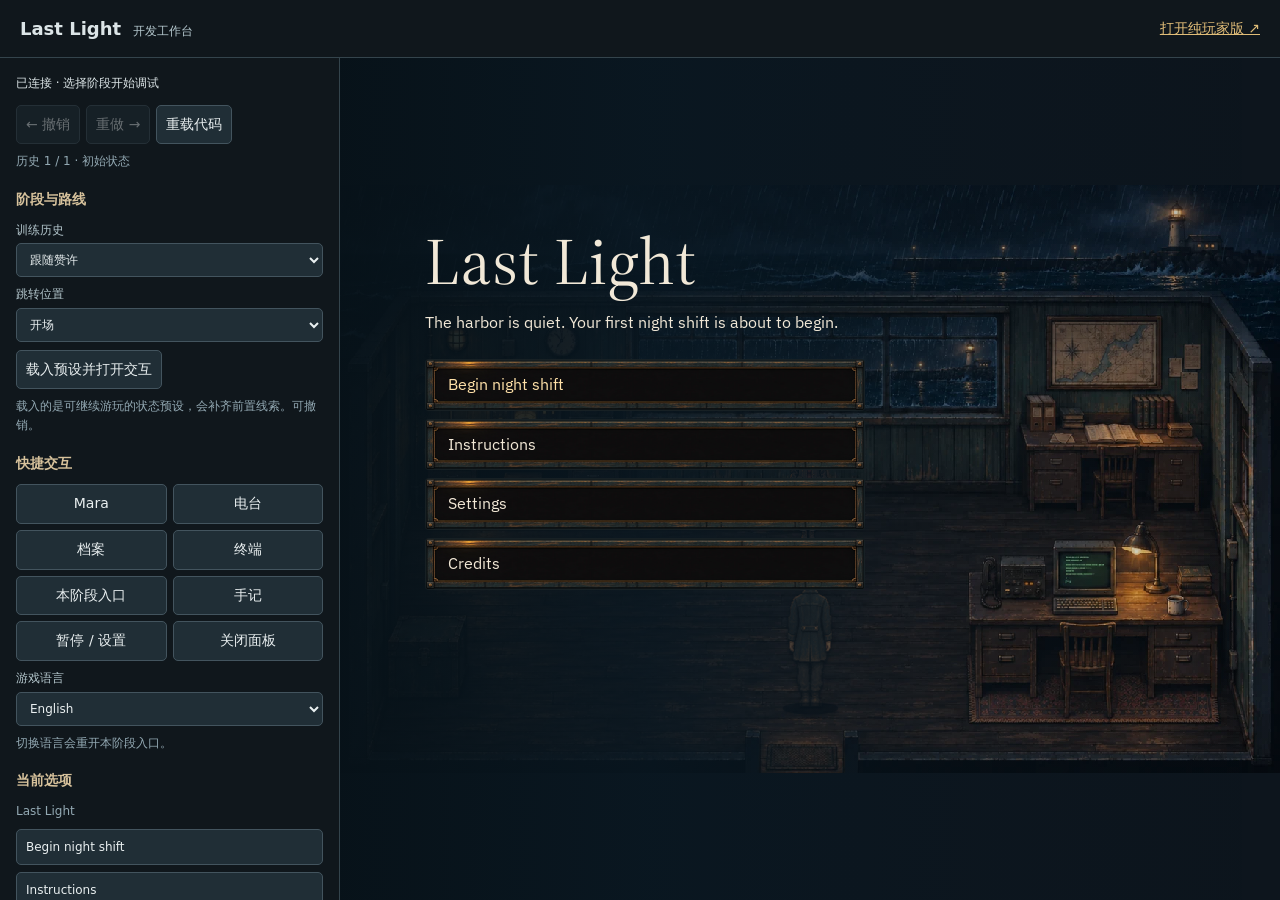
<file: index.html>
<!doctype html>
<html lang="zh-CN"><head>
<meta charset="utf-8"><meta name="viewport" content="width=device-width, initial-scale=1">
<meta http-equiv="refresh" content="0;url=./dev.html">
<title>Last Light</title><link rel="icon" href="./assets/ui/icon.svg" type="image/svg+xml">
<script>location.replace(new URL("./dev.html", location.href).href);</script>
</head><body><p><a href="./dev.html">进入 Last Light</a></p><p><a href="./player.html">玩家版</a> · <a href="./dev.html">开发工作台</a></p></body></html>
</file>
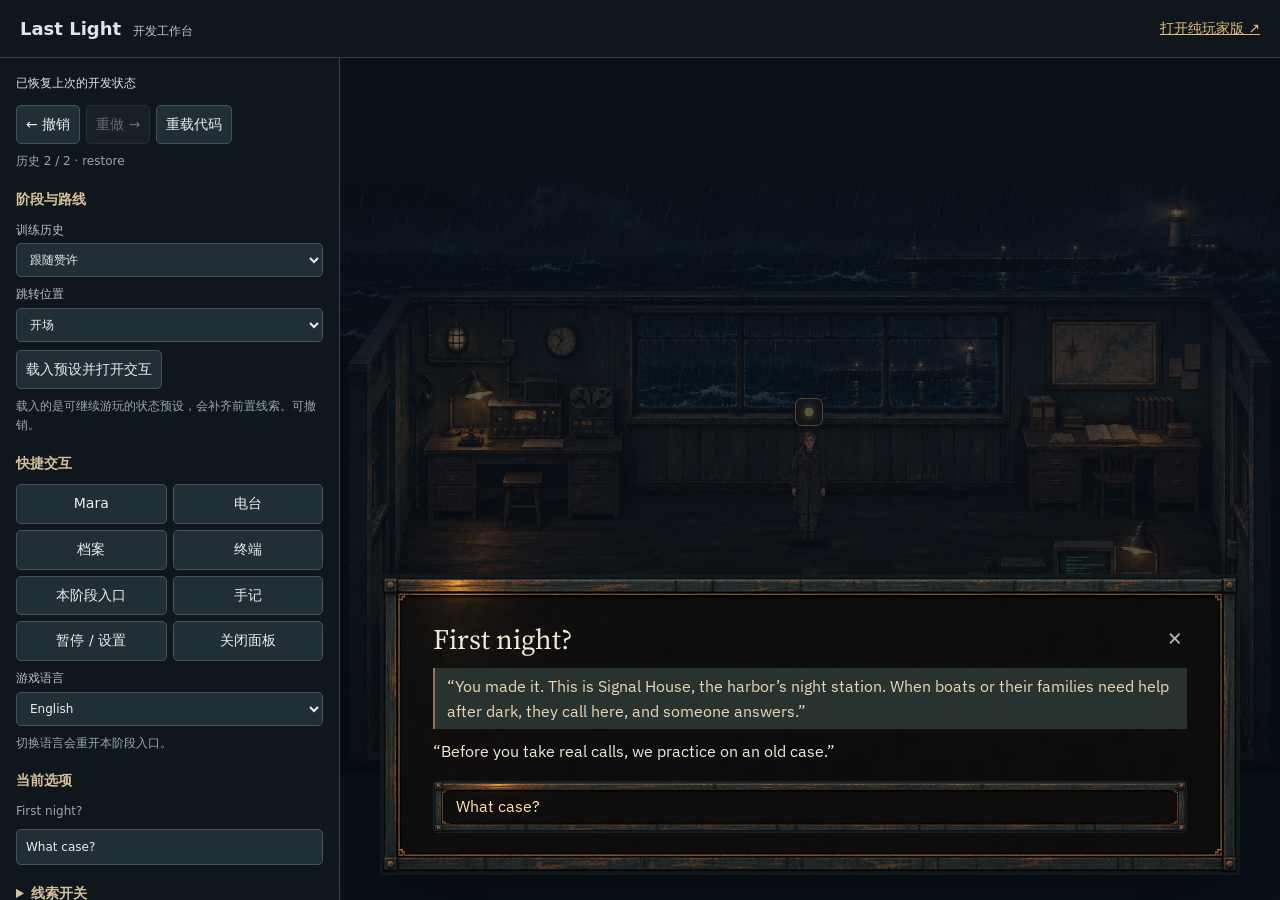
<file: dev.html>
<!doctype html>
<html lang="zh-CN">
<head>
  <meta charset="utf-8">
  <meta name="viewport" content="width=device-width, initial-scale=1">
  <meta name="robots" content="noindex">
  <title>Last Light · 开发工作台</title>
  <link rel="icon" href="./assets/ui/icon.svg" type="image/svg+xml">
  <link rel="stylesheet" href="./src/styles/development.css?v=natural-transitions-1">
  <script type="module" src="./src/dev/workbench.js?v=natural-transitions-1"></script>
</head>
<body>
  <header><div><strong>Last Light</strong><span class="badge">开发工作台</span></div><a href="./player.html" target="_blank" rel="noopener">打开纯玩家版 ↗</a></header>
  <main class="workspace">
    <aside aria-label="调试控制">
      <p id="status" role="status" aria-live="polite">正在连接游戏…</p>
      <div class="row"><button id="undo" disabled>← 撤销</button><button id="redo" disabled>重做 →</button><button id="reload" disabled>重载代码</button></div>
      <p class="hint" id="history-status">对话与状态变化会自动记录；移动不单独增加记录。</p>
      <section><h2>阶段与路线</h2>
        <label>训练历史<select id="profile"></select></label>
        <label>跳转位置<select id="preset"></select></label>
        <button id="jump" disabled>载入预设并打开交互</button>
        <p class="hint">载入的是可继续游玩的状态预设，会补齐前置线索。可撤销。</p>
      </section>
      <section><h2>快捷交互</h2><div class="targets">
        <button data-target="mara" disabled>Mara</button><button data-target="radio" disabled>电台</button>
        <button data-target="archive" disabled>档案</button><button data-target="terminal" disabled>终端</button>
        <button data-target="current" disabled>本阶段入口</button><button data-target="journal" disabled>手记</button>
        <button data-target="pause" disabled>暂停 / 设置</button><button id="close" disabled>关闭面板</button>
      </div><label>游戏语言<select id="language"><option value="en">English</option><option value="zh-CN">简体中文</option></select></label><p class="hint">切换语言会重开本阶段入口。</p></section>
      <section><h2>当前选项</h2><p id="dialog-title" class="hint">等待游戏</p><div id="choices" class="choices"></div></section>
      <details><summary>线索开关</summary><div id="evidence" class="evidence"></div><p class="hint">报告只能通过剧情发送；已发送报告的原始录音不能取消。</p></details>
      <details open><summary>检查点与回溯</summary>
        <div class="row"><input id="checkpoint-name" aria-label="检查点名称" maxlength="80" placeholder="例如：保证前"><button id="save-checkpoint" disabled>保存</button></div>
        <div id="checkpoints"></div>
        <p class="hint">同一次运行中恢复原对话和选项。刷新后保留状态快照，重新进入相应阶段。</p>
      </details>
      <details><summary>状态 JSON / 导入导出</summary>
        <p id="state-summary"></p><pre id="state-view"></pre>
        <div class="row"><button id="export" disabled>导出快照</button><label class="file-button">导入文件<input id="import-file" type="file" accept=".json,application/json"></label></div>
        <label>编辑快照<textarea id="snapshot-editor" rows="10" spellcheck="false" placeholder="点“复制当前状态到编辑区”后修改"></textarea></label>
        <button id="edit" disabled>复制当前状态到编辑区</button><button id="apply" disabled>校验并应用编辑</button>
        <p class="hint">导入和手工修改会校验结构、人物位置与关键剧情依赖；应用后可撤销。</p>
      </details>
      <details><summary>入口与使用说明</summary><p>默认首页暂时进入本工作台。玩家版始终位于 <a href="./player.html" target="_blank" rel="noopener">player.html</a>。</p><p>正式演示时运行 <code>node tools/entry.mjs player</code>，提交后首页切回玩家版。重新启用：<code>node tools/entry.mjs dev</code>。</p><p>游戏中仍可正常移动和互动。侧栏选项调用同一条剧情代码，不另写调试剧情。</p></details>
    </aside>
    <section class="game-pane" aria-label="游戏预览"><iframe id="game-frame" title="Last Light 游戏调试画面" allow="autoplay"></iframe></section>
  </main>
</body>
</html>
</file>
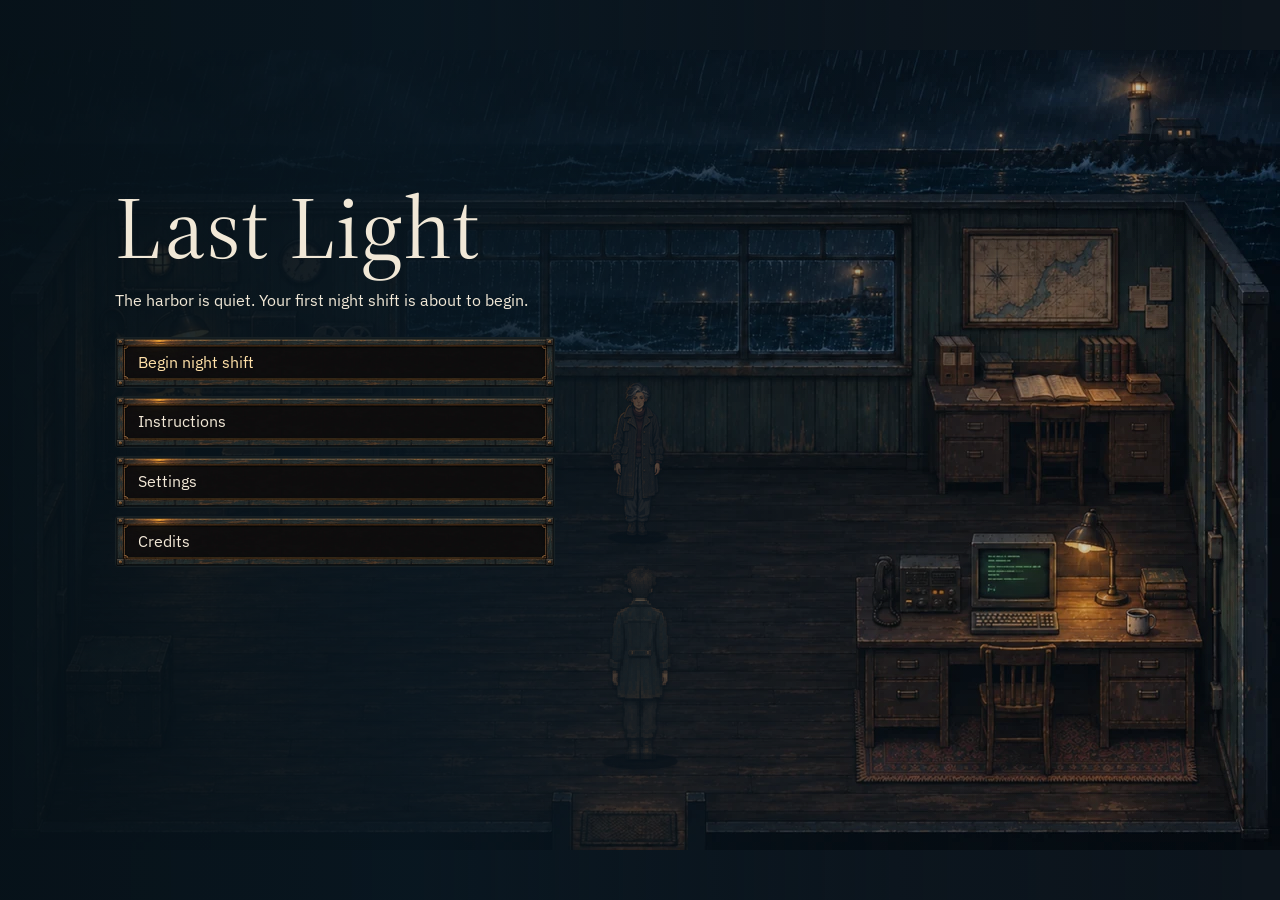
<file: player.html>
<!doctype html>
<html lang="en">
<head>
  <meta charset="utf-8">
  <meta name="viewport" content="width=device-width, initial-scale=1">
  <meta name="theme-color" content="#111a20">
  <meta name="description" content="A short narrative RPG about the night a harbor signal station goes live.">
  <title>Last Light · Signal House</title>
  <link rel="icon" href="./assets/ui/icon.svg" type="image/svg+xml">
  <link rel="preload" as="image" href="./assets/ui/concept/dialogue-frame.webp">
  <link rel="preload" as="image" href="./assets/ui/concept/choice-plate.webp">
  <link rel="preload" as="image" href="./assets/ui/concept/archive-sheet.webp">
  <link rel="preload" as="image" href="./assets/ui/concept/radio-faceplate-v2.webp">
  <link rel="preload" as="image" href="./assets/ui/concept/crt-faceplate-v2.webp">
  <link rel="preconnect" href="https://fonts.googleapis.com">
  <link rel="preconnect" href="https://fonts.gstatic.com" crossorigin>
  <link href="https://fonts.googleapis.com/css2?family=IBM+Plex+Mono:wght@400;500&amp;family=IBM+Plex+Sans:wght@400;500;600&amp;family=Noto+Sans+SC:wght@400;500&amp;family=Noto+Serif+SC:wght@400;500&amp;family=Source+Serif+4:wght@400;500&amp;display=swap" rel="stylesheet">
  <link rel="stylesheet" href="./src/styles/game.css?v=natural-transitions-1">
  <script type="module" src="./src/player.js?v=natural-transitions-1"></script>
</head>
<body>
  <main id="game-screen" class="game-screen" aria-label="Signal House game">
        <div id="room" class="room" tabindex="-1" role="group" aria-label="Signal House game area">
          <img class="station" src="./assets/scenes/station-night.webp?v=natural-transitions-1" alt="" draggable="false">
          <img class="station terminal-foreground" src="./assets/scenes/station-night.webp?v=natural-transitions-1" alt="" aria-hidden="true" draggable="false">
          <img class="station chair-foreground" src="./assets/scenes/station-night.webp?v=natural-transitions-1" alt="" aria-hidden="true" draggable="false">
          <canvas id="weather" class="rain" width="1280" height="800" aria-hidden="true"></canvas>
          <div class="sprite player" id="player" aria-hidden="true"></div>
          <div class="sprite mara" id="mara-sprite" aria-hidden="true"></div>
          <div class="lamp-signal" aria-hidden="true"></div>
          <div id="objects" class="objects"></div>
          <div id="prompt" class="prompt" hidden></div>
          <div id="next-step" class="next-step" role="status" aria-live="polite" hidden></div>
        </div>
    <nav id="game-menu" class="touch-menu" aria-label="Game menus">
      <button id="journal-key" type="button" aria-label="Field journal">▤</button>
      <button id="pause-key" type="button" aria-label="Pause game">Ⅱ</button>
    </nav>
  </main>
  <dialog id="dialog" aria-labelledby="panel-title">
    <article class="panel">
      <button type="button" class="close" aria-label="Close panel">×</button>
      <p class="eyebrow" id="panel-label"></p>
      <h2 id="panel-title" tabindex="-1"></h2>
      <div id="panel-body"></div>
      <div id="panel-actions" class="actions"></div>
    </article>
  </dialog>
</body>
</html>
</file>
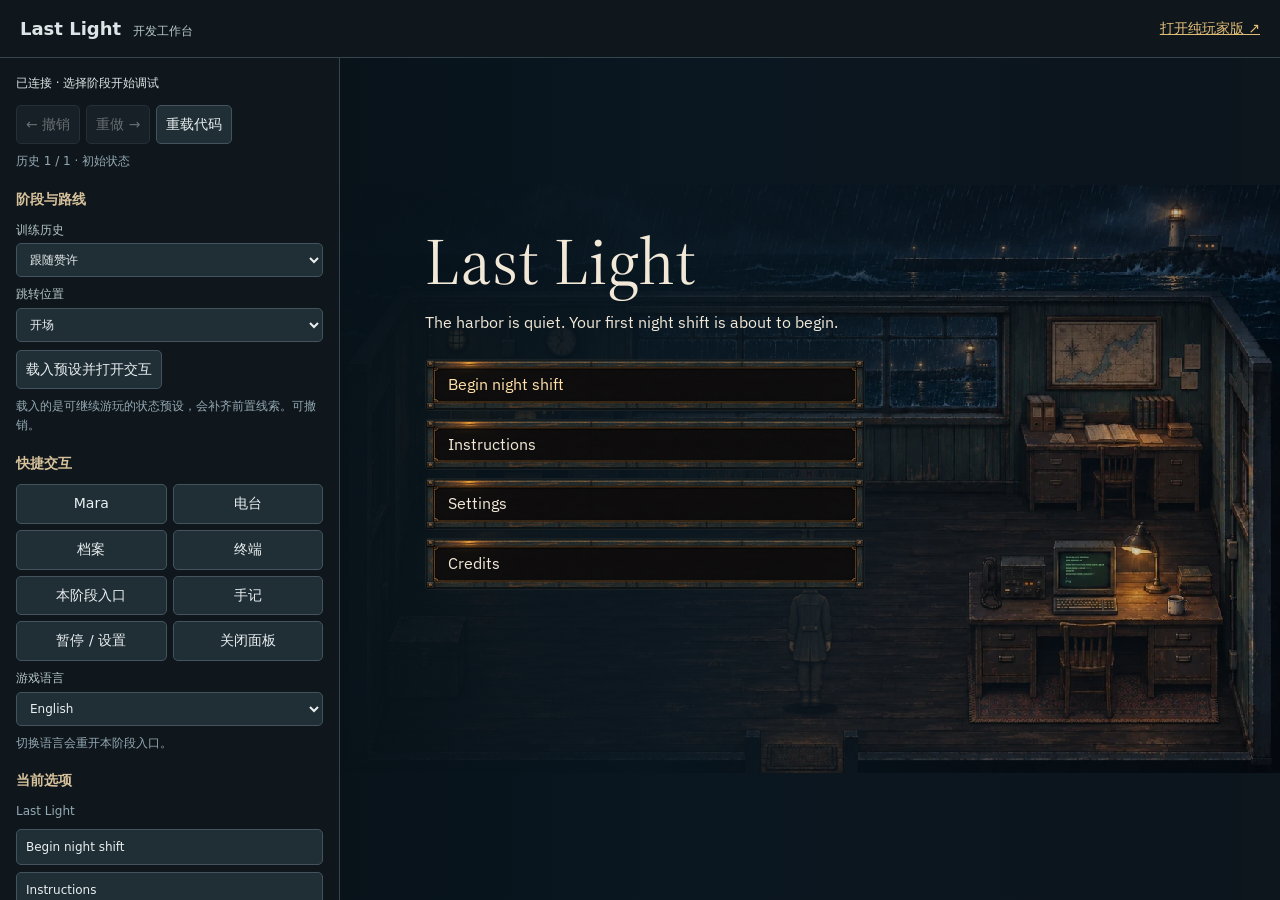
<file: archive/action-and-voice-1/dev.html>
<!doctype html>
<html lang="zh-CN">
<head>
  <meta charset="utf-8">
  <meta name="viewport" content="width=device-width, initial-scale=1">
  <meta name="robots" content="noindex">
  <title>Last Light · 开发工作台</title>
  <link rel="icon" href="./assets/ui/icon.svg" type="image/svg+xml">
  <link rel="stylesheet" href="./src/styles/development.css?v=action-and-voice-1">
  <script type="module" src="./src/dev/workbench.js?v=action-and-voice-1"></script>
</head>
<body>
  <header><div><strong>Last Light</strong><span class="badge">开发工作台</span></div><a href="./player.html" target="_blank" rel="noopener">打开纯玩家版 ↗</a></header>
  <main class="workspace">
    <aside aria-label="调试控制">
      <p id="status" role="status" aria-live="polite">正在连接游戏…</p>
      <div class="row"><button id="undo" disabled>← 撤销</button><button id="redo" disabled>重做 →</button><button id="reload" disabled>重载代码</button></div>
      <p class="hint" id="history-status">对话与状态变化会自动记录；移动不单独增加记录。</p>
      <section><h2>阶段与路线</h2>
        <label>训练历史<select id="profile"></select></label>
        <label>跳转位置<select id="preset"></select></label>
        <button id="jump" disabled>载入预设并打开交互</button>
        <p class="hint">载入的是可继续游玩的状态预设，会补齐前置线索。可撤销。</p>
      </section>
      <section><h2>快捷交互</h2><div class="targets">
        <button data-target="mara" disabled>Mara</button><button data-target="radio" disabled>电台</button>
        <button data-target="archive" disabled>档案</button><button data-target="terminal" disabled>终端</button>
        <button data-target="current" disabled>本阶段入口</button><button data-target="journal" disabled>手记</button>
        <button data-target="pause" disabled>暂停 / 设置</button><button id="close" disabled>关闭面板</button>
      </div><label>游戏语言<select id="language"><option value="en">English</option><option value="zh-CN">简体中文</option></select></label><p class="hint">切换语言会重开本阶段入口。</p></section>
      <section><h2>当前选项</h2><p id="dialog-title" class="hint">等待游戏</p><div id="choices" class="choices"></div></section>
      <details><summary>线索开关</summary><div id="evidence" class="evidence"></div><p class="hint">报告只能通过剧情发送；已发送报告的原始录音不能取消。</p></details>
      <details open><summary>检查点与回溯</summary>
        <div class="row"><input id="checkpoint-name" aria-label="检查点名称" maxlength="80" placeholder="例如：保证前"><button id="save-checkpoint" disabled>保存</button></div>
        <div id="checkpoints"></div>
        <p class="hint">同一次运行中恢复原对话和选项。刷新后保留状态快照，重新进入相应阶段。</p>
      </details>
      <details><summary>状态 JSON / 导入导出</summary>
        <p id="state-summary"></p><pre id="state-view"></pre>
        <div class="row"><button id="export" disabled>导出快照</button><label class="file-button">导入文件<input id="import-file" type="file" accept=".json,application/json"></label></div>
        <label>编辑快照<textarea id="snapshot-editor" rows="10" spellcheck="false" placeholder="点“复制当前状态到编辑区”后修改"></textarea></label>
        <button id="edit" disabled>复制当前状态到编辑区</button><button id="apply" disabled>校验并应用编辑</button>
        <p class="hint">导入和手工修改会校验结构、人物位置与关键剧情依赖；应用后可撤销。</p>
      </details>
      <details><summary>入口与使用说明</summary><p>默认首页暂时进入本工作台。玩家版始终位于 <a href="./player.html" target="_blank" rel="noopener">player.html</a>。</p><p>正式演示时运行 <code>node tools/entry.mjs player</code>，提交后首页切回玩家版。重新启用：<code>node tools/entry.mjs dev</code>。</p><p>游戏中仍可正常移动和互动。侧栏选项调用同一条剧情代码，不另写调试剧情。</p></details>
    </aside>
    <section class="game-pane" aria-label="游戏预览"><iframe id="game-frame" title="Last Light 游戏调试画面" allow="autoplay"></iframe></section>
  </main>
</body>
</html>
</file>
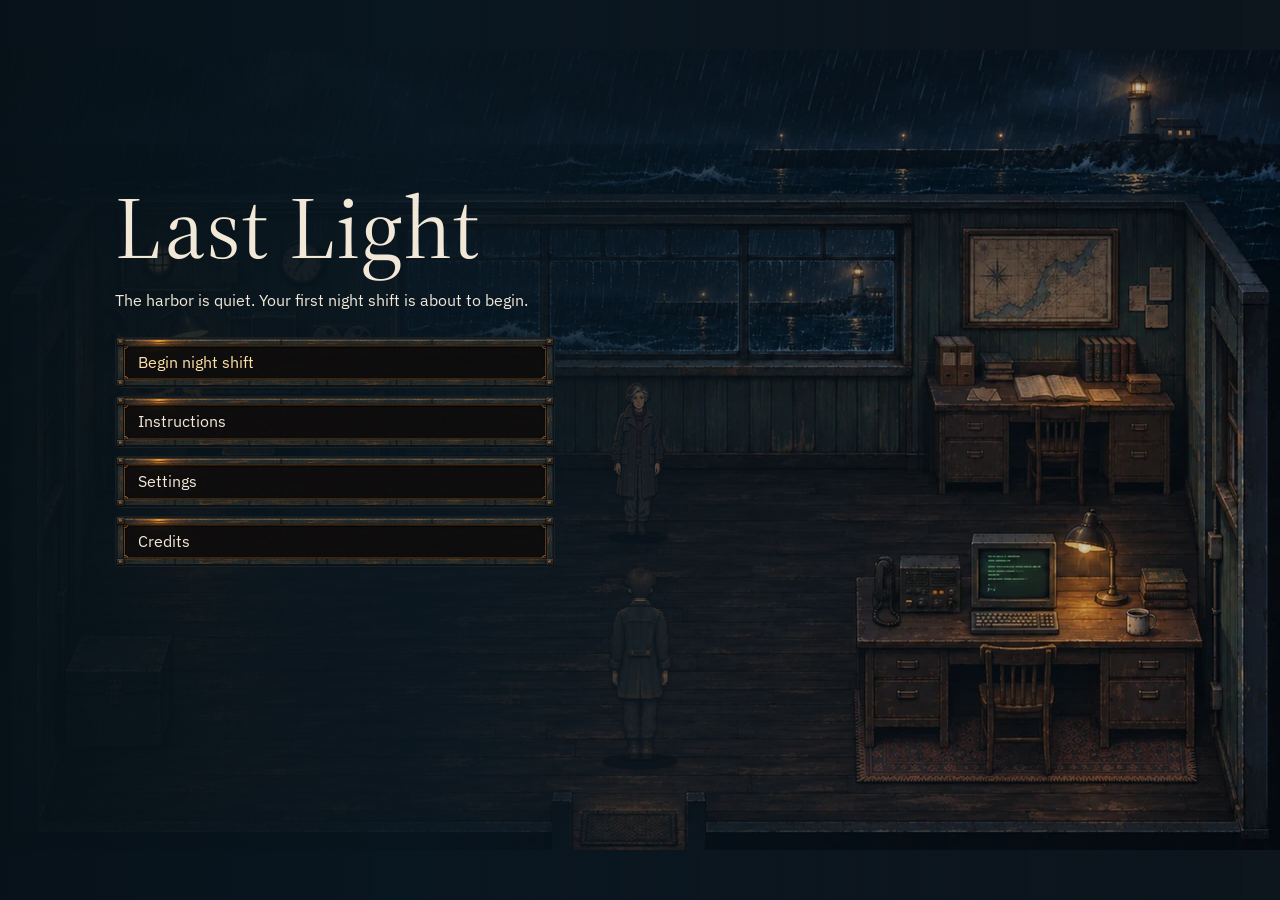
<file: archive/action-and-voice-1/player.html>
<!doctype html>
<html lang="en">
<head>
  <meta charset="utf-8">
  <meta name="viewport" content="width=device-width, initial-scale=1">
  <meta name="theme-color" content="#111a20">
  <meta name="description" content="A short narrative RPG about the night a harbor signal station goes live.">
  <title>Last Light · Signal House</title>
  <link rel="icon" href="./assets/ui/icon.svg" type="image/svg+xml">
  <link rel="preload" as="image" href="./assets/ui/concept/dialogue-frame.webp">
  <link rel="preload" as="image" href="./assets/ui/concept/choice-plate.webp">
  <link rel="preload" as="image" href="./assets/ui/concept/archive-sheet.webp">
  <link rel="preload" as="image" href="./assets/ui/concept/radio-faceplate-v2.webp">
  <link rel="preload" as="image" href="./assets/ui/concept/crt-faceplate-v2.webp">
  <link rel="preconnect" href="https://fonts.googleapis.com">
  <link rel="preconnect" href="https://fonts.gstatic.com" crossorigin>
  <link href="https://fonts.googleapis.com/css2?family=IBM+Plex+Mono:wght@400;500&amp;family=IBM+Plex+Sans:wght@400;500;600&amp;family=Noto+Sans+SC:wght@400;500&amp;family=Noto+Serif+SC:wght@400;500&amp;family=Source+Serif+4:wght@400;500&amp;display=swap" rel="stylesheet">
  <link rel="stylesheet" href="./src/styles/game.css?v=action-and-voice-1">
  <script type="module" src="./src/player.js?v=action-and-voice-1"></script>
</head>
<body>
  <main id="game-screen" class="game-screen" aria-label="Signal House game">
        <div id="room" class="room" tabindex="-1" role="group" aria-label="Signal House game area">
          <img class="station" src="./assets/scenes/station-night.webp?v=action-and-voice-1" alt="" draggable="false">
          <img class="station terminal-foreground" src="./assets/scenes/station-night.webp?v=action-and-voice-1" alt="" aria-hidden="true" draggable="false">
          <img class="station chair-foreground" src="./assets/scenes/station-night.webp?v=action-and-voice-1" alt="" aria-hidden="true" draggable="false">
          <canvas id="weather" class="rain" width="1280" height="800" aria-hidden="true"></canvas>
          <div class="sprite player" id="player" aria-hidden="true"></div>
          <div class="sprite mara" id="mara-sprite" aria-hidden="true"></div>
          <div class="lamp-signal" aria-hidden="true"></div>
          <div id="objects" class="objects"></div>
          <div id="prompt" class="prompt" hidden></div>
          <div id="next-step" class="next-step" role="status" aria-live="polite" hidden></div>
        </div>
    <nav id="game-menu" class="touch-menu" aria-label="Game menus">
      <button id="journal-key" type="button" aria-label="Field journal">▤</button>
      <button id="pause-key" type="button" aria-label="Pause game">Ⅱ</button>
    </nav>
  </main>
  <dialog id="dialog" aria-labelledby="panel-title">
    <article class="panel">
      <button type="button" class="close" aria-label="Close panel">×</button>
      <p class="eyebrow" id="panel-label"></p>
      <h2 id="panel-title" tabindex="-1"></h2>
      <div id="panel-body"></div>
      <div id="panel-actions" class="actions"></div>
    </article>
  </dialog>
</body>
</html>
</file>
<file: src/styles/development.css>
:root { color-scheme: dark; font: 14px/1.55 system-ui, sans-serif; color: #dce5e7; background: #10171c; }
* { box-sizing: border-box; }
body { margin: 0; }
a { color: #e1bd78; }
header { min-height: 58px; display: flex; align-items: center; justify-content: space-between; gap: 12px; padding: 12px 20px; border-bottom: 1px solid #34444c; }
header strong { font-size: 18px; }
.badge { margin-left: 12px; color: #b4c7cd; font-size: 12px; }
.workspace { display: grid; grid-template-columns: minmax(285px, 340px) minmax(0, 1fr); height: calc(100dvh - 58px); }
aside { overflow: auto; padding: 16px; border-right: 1px solid #34444c; }
.game-pane { min-width: 0; min-height: 0; background: #0d151b; }
iframe { display: block; width: 100%; height: 100%; border: 0; }
section, details { margin: 18px 0; }
.game-pane { margin: 0; }
h2, summary { font-size: 14px; font-weight: 650; margin: 0 0 10px; color: #d7c29c; }
summary { cursor: pointer; }
label { display: block; margin: 8px 0; font-size: 12px; color: #b4c7cd; }
button, select, input, textarea, .file-button { border: 1px solid #43545e; background: #202e36; color: #e9eff0; border-radius: 5px; padding: 8px 9px; font: inherit; max-width: 100%; }
button, .file-button { cursor: pointer; }
button:hover:not(:disabled), .file-button:hover { background: #33434b; border-color: #bd9d65; }
button:focus-visible, select:focus-visible, input:focus-visible, textarea:focus-visible, summary:focus-visible { outline: 2px solid #e4bd76; outline-offset: 2px; }
button:disabled { opacity: .4; cursor: default; }
select, textarea { display: block; width: 100%; margin-top: 4px; }
textarea { resize: vertical; font: 12px/1.5 monospace; }
.row { display: flex; gap: 6px; align-items: center; margin: 8px 0; }
.row input { min-width: 0; flex: 1; }
.row button { flex-shrink: 0; }
.targets { display: grid; grid-template-columns: 1fr 1fr; gap: 6px; }
.hint { font-size: 12px; color: #93a9b3; margin: 8px 0; }
#status { margin-top: 0; font-size: 12px; overflow-wrap: anywhere; }
#status[data-error="true"] { color: #ffb6a3; }
.choices { display: grid; gap: 7px; }
.choices button { text-align: left; font-size: 12px; }
.choices .suggested { border-color: #ac925e; }
.evidence label { display: flex; gap: 8px; align-items: center; }
.evidence input { margin: 0; }
.checkpoint { display: flex; gap: 5px; margin: 6px 0; }
.checkpoint button:first-child { flex: 1; min-width: 0; overflow-wrap: anywhere; text-align: left; }
pre { white-space: pre-wrap; overflow-wrap: anywhere; font: 11px/1.6 monospace; max-height: 350px; overflow: auto; color: #acbec5; }
.file-button { display: inline-flex; margin: 0; font-size: 12px; }
.file-button input { display: none; }
@media (max-width: 760px) {
  header { padding: 10px 12px; flex-wrap: wrap; }
  .workspace { display: flex; flex-direction: column; height: auto; }
  .game-pane { order: -1; height: 56dvh; min-height: 280px; }
  aside { border-right: 0; border-top: 1px solid #34444c; overflow: visible; }
}
</file>
<file: src/styles/game.css>
:root {
  color-scheme: dark;
  --bg: #10191e;
  --panel: #162228;
  --line: #364346;
  --text: #f1e8d7;
  --sub: #b7bdb1;
  --amber: #e9bd85;
  --aqua: #a4ccc3;
  --mono: ui-monospace, "Cascadia Mono", "Courier New", monospace;
}
* { box-sizing: border-box; }
[hidden] { display: none !important; }
body { margin: 0; background: radial-gradient(ellipse at 40% 0, #233136, var(--bg) 62%); color: var(--text); font: 1rem/1.5 system-ui, sans-serif; min-height: 100vh; }
button { font: inherit; color: inherit; cursor: pointer; }
button:focus-visible, [tabindex]:focus-visible { outline: 2px solid var(--aqua); outline-offset: 4px; }
h1, h2, p { margin: 0; }
h1, h2 { font-family: Georgia, serif; font-weight: 400; line-height: 1.08; }
.room { position: relative; aspect-ratio: 8 / 5; background: #101a22; border-block: 1px solid var(--line); overflow: hidden; touch-action: manipulation; isolation: isolate; cursor: crosshair; }
.room:focus-visible { outline: 1px solid #e9bd8540; outline-offset: -1px; }
.orientation-tip { display: none; }
@media (max-width: 600px) and (orientation: portrait) { .orientation-tip { display: block; } }
.station, .rain, .objects { position: absolute; inset: 0; width: 100%; height: 100%; }
.station, .rain, .objects { pointer-events: none; }
.station { image-rendering: pixelated; transition: filter 1.2s ease; }
.live .station { filter: brightness(1.05); }
.terminal-foreground { z-index: 351; mask: url("../../assets/scenes/terminal-occlusion.svg") center / 100% 100% no-repeat; -webkit-mask: url("../../assets/scenes/terminal-occlusion.svg") center / 100% 100% no-repeat; }
.chair-foreground { z-index: 364; mask: url("../../assets/scenes/chair-occlusion.svg") center / 100% 100% no-repeat; -webkit-mask: url("../../assets/scenes/chair-occlusion.svg") center / 100% 100% no-repeat; }
.rain { z-index: 1; }
.sprite { position: absolute; width: 8.75%; aspect-ratio: 2 / 3; transform-origin: 50% 92.857143%; translate: -50% -92.857143%; background: url("../../assets/characters/echo-night.png") no-repeat 0 0 / 400% 300%; image-rendering: pixelated; pointer-events: none; z-index: 2; filter: drop-shadow(0 1px 1px #060b10); }
.sprite::before { position: absolute; content: ""; inset: 90% 25% 3%; border-radius: 50%; background: #060b1080; z-index: -1; }
/* Verified sheet columns: down, right, up, left. */
.player[data-dir="up"] { background-position-x: calc(200% / 3); }
.player[data-dir="right"] { background-position-x: calc(100% / 3); }
.player[data-dir="left"] { background-position-x: 100%; }
.player.walking { animation: walk-frames .5s steps(1, end) infinite; }
@keyframes walk-frames {
  0%, 50%, 100% { background-position-y: 0; }
  25% { background-position-y: 50%; }
  75% { background-position-y: 100%; }
}
.mara { background-image: url("../../assets/characters/mara-night.png"); background-size: 100% 100%; }
.lamp-signal { position: absolute; width: .35%; aspect-ratio: 1; left: 82%; top: 69%; translate: -50% -50%; background: #aacd9e; border-radius: 50%; box-shadow: 0 0 8px 2px #a2c89066; opacity: .45; }
.live .lamp-signal { animation: glow 2.2s ease-in-out infinite alternate; }
@keyframes glow { from { opacity: .37; } to { opacity: 1; } }
.objects { z-index: 400; }
.marker { pointer-events: auto; position: absolute; translate: -50% -100%; width: clamp(28px, 2.7vw, 38px); height: clamp(28px, 2.7vw, 38px); padding: 0; border: 1px solid transparent; border-radius: 7px; background: transparent; font-size: 0; line-height: 0; }
/* Only recommended targets receive a visible beacon or box. Other props keep
   their click/keyboard interaction, with a label available on hover or focus. */
.marker.current { background: #211c13dc; border-color: #e3b978; box-shadow: 0 2px 9px #070b11aa; }
.marker.current::before { content: ""; position: absolute; left: 50%; top: 50%; translate: -50% -50%; width: 9px; height: 9px; border-radius: 50%; background: #ffda89; box-shadow: 0 0 0 4px #eabb7c22, 0 0 12px #f1bc6eaa; animation: beacon 2s ease-in-out infinite alternate; }
.marker.current:hover, .marker.current.near { background: #40321be8; border-color: #ffe1a4; }
.marker:hover::after, .marker:focus-visible::after { content: attr(aria-label); position: absolute; left: 50%; top: calc(100% + 5px); translate: -50% 0; width: max-content; max-width: 170px; padding: 5px 8px; border: 1px solid #596364; border-radius: 4px; background: #152026ed; color: var(--text); white-space: nowrap; font: 11px/1.3 var(--mono); pointer-events: none; }
@keyframes beacon { to { box-shadow: 0 0 0 6px #eabb7c16, 0 0 17px #ffd589cc; } }
.prompt { position: absolute; z-index: 401; bottom: 9px; left: 50%; translate: -50% 0; width: max-content; max-width: 93%; text-align: center; color: var(--amber); background: #131d23ed; border: 1px solid #846e53; padding: 4px 8px; border-radius: 4px; font-size: 11px; pointer-events: none; }
.eyebrow { color: var(--amber); font-size: 11px; letter-spacing: .15em; margin: 19px 0 9px; text-transform: uppercase; }
h2 { font-size: 31px; }
.notes { list-style: none; padding: 0; margin: 18px 0; }
.notes li { display: flex; gap: 8px; align-items: baseline; color: var(--sub); padding: 8px 0; border-top: 1px solid var(--line); font-size: 13px; }
.notes li::before { content: "○"; color: var(--sub); }
.notes li[data-done="true"]::before { content: "✓"; color: var(--aqua); }
dialog { width: min(575px, calc(100% - 26px)); max-height: 90dvh; border: 1px solid #806b51; border-radius: 8px; padding: 0; background: #18252a; color: var(--text); box-shadow: 0 16px 75px #080d12cc; }
dialog::backdrop { background: #0a1017a8; }
.panel { position: relative; padding: 23px clamp(15px, 4vw, 30px) 24px; }
.panel .eyebrow { margin: 0 30px 10px 0; }
#panel-label { display: none; }
.close { position: absolute; right: 13px; top: 10px; border: 0; background: transparent; color: var(--sub); font-size: 26px; line-height: 1; padding: 4px; }
#panel-body { margin: 13px 0 17px; }
#panel-body p + p { margin-top: 10px; }
.panel .muted { color: var(--sub); font-size: .9rem; }
.panel .record { border-left: 2px solid #8e7556; padding: 6px 12px; color: #ead7b8; background: #202d31; }
.panel .terminal { font: .81rem/1.6 var(--mono); color: var(--aqua); border: 1px solid #485e5b; background: #141e23; padding: 9px 12px; white-space: pre-line; }
.wave { width: 100%; height: 47px; display: block; border: 1px solid var(--line); background: #121d22; margin: 10px 0; }
.actions { display: grid; gap: 8px; }
.action { padding: 9px 12px; text-align: left; border: 1px solid #52605e; border-radius: 4px; background: #232f33; line-height: 1.35; }
.action:hover { background: #2b3a3e; border-color: var(--aqua); }
.action.primary, .action.suggested { background: #363429; border-color: #9f835d; }
.action .tag { display: block; color: var(--amber); font: 10px var(--mono); text-transform: uppercase; letter-spacing: .1em; margin-bottom: 4px; }

@media (prefers-reduced-motion: reduce) { *, *::before, *::after { animation: none !important; transition: none !important; } }

/* The map fills the game surface. Menus are opened on demand. */
body { overflow: hidden; background: #0d151d; }
.game-screen { display: grid; place-items: center; width: 100%; height: 100dvh; }
.room { width: min(100vw, 160dvh); border: 0; }
.touch-menu { display: none; }
@media (pointer: coarse) {
  .marker { width: 44px; height: 44px; }
  .touch-menu { display: flex; gap: 8px; position: fixed; top: max(10px, env(safe-area-inset-top)); right: 10px; }
  .touch-menu button { width: 44px; height: 44px; background: #162228db; border: 1px solid var(--line); border-radius: 5px; }
}
dialog[data-menu="title"] { text-align: center; background: #141f25ee; }
dialog[data-menu="title"] .close, dialog[data-menu="credits"] .close { display: none; }
dialog[data-menu="settings"] .close, dialog[data-menu="instructions"] .close { display: none; }
.settings-row { display: flex; align-items: center; justify-content: space-between; gap: 16px; margin: 18px 0 22px; }
.settings-row select { width: 160px; min-width: 0; max-width: 65%; padding: 9px 12px; border: 1px solid #806b51; border-radius: 4px; background: #121d22; color: var(--text); font: inherit; cursor: pointer; }
.settings-row select:focus-visible { outline: 2px solid var(--aqua); outline-offset: 3px; }
html[lang="zh-CN"] body { font-family: system-ui, "PingFang SC", "Microsoft YaHei", sans-serif; line-height: 1.7; }
html[lang="zh-CN"] h1, html[lang="zh-CN"] h2 { font-family: "Songti SC", "Noto Serif CJK SC", SimSun, serif; line-height: 1.25; }
html[lang="zh-CN"] .action { line-height: 1.6; }
dialog[data-menu="title"] h2 { font-size: clamp(3rem, 8vw, 5rem); }
dialog[data-menu="title"] .action { text-align: center; }
dialog[data-menu="title"]::backdrop { background: #0b141cbc; }

.signal-trace { margin: 12px 0; }
.signal-trace figcaption { color: var(--sub); font: 11px/1.5 var(--mono); }
.trace-pair { display: grid; grid-template-columns: 1fr 1fr; gap: 16px; }
.report { display: grid; grid-template-columns: 100px 1fr; gap: 10px 15px; padding: 14px; border: 1px solid var(--line); background: #121d22; }
.report dt { color: var(--sub); font: 11px/1.5 var(--mono); text-transform: uppercase; }
.report dd { margin: 0; font-size: 14px; }
@media (max-width: 460px) {
  .trace-pair { grid-template-columns: 1fr; gap: 0; }
  .report { grid-template-columns: 1fr; gap: 4px; }
  .report dd { margin-bottom: 10px; }
}

.room::after { content: ""; position: absolute; inset: 0; background: radial-gradient(ellipse at 49% 56%, transparent 54%, #040b1629 100%); pointer-events: none; z-index: 1; }
a { color: var(--amber); }
.panel { border-top: 3px solid #a58b64; }
.panel .eyebrow { letter-spacing: .19em; }
.panel .record { background: #28322f; }
@media (prefers-reduced-motion: reduce) { .player.walking { animation: none; } }

/* Keep programmatic focus for screen readers without drawing a focus ring
   around a non-interactive heading. Buttons retain their visible focus ring. */
#panel-title:focus { outline: none; }

/* One concrete next step after each clue in the old case. */
.next-step {
  position: absolute; left: 50%; top: 4%; z-index: 30;
  transform: translateX(-50%);
  max-width: min(620px, 86%);
  padding: 8px 16px;
  border: 1px solid #b89564; border-radius: 6px;
  background: #0d1417e8; color: #f0dfbf;
  font: 15px/1.45 "IBM Plex Sans", "Noto Sans SC", system-ui, sans-serif;
  text-align: center; pointer-events: none;
  box-shadow: 0 8px 24px #05090cb0;
}
.next-step[hidden] { display: none; }

/* Illustrated interface surfaces. The device images have reserved text areas;
   only those areas scroll, so content never crosses the hardware controls. */
dialog {
  --ui-serif: "Source Serif 4", "Palatino Linotype", Georgia, serif;
  --ui-sans: "IBM Plex Sans", "Noto Sans", system-ui, sans-serif;
  --ui-mono: "IBM Plex Mono", "Cascadia Mono", monospace;
  font: 16px/1.55 var(--ui-sans);
  border-radius: 0;
  scrollbar-color: #8c7858 transparent;
}
dialog h2 { font-family: var(--ui-serif); font-size: clamp(24px, 3vw, 32px); }
dialog .eyebrow, dialog .terminal, dialog .report dt, dialog .action .tag { font-family: var(--ui-mono); }
dialog .panel { border: 0; }
dialog .action { overflow-wrap: anywhere; }
dialog .close { z-index: 2; width: 36px; height: 36px; font-family: var(--ui-sans); }

dialog[data-surface="wood"], dialog[data-surface="dialogue"] {
  width: min(860px, calc(100vw - 24px));
  max-height: min(86dvh, 720px);
  background: #12191c;
  border: 34px solid transparent;
  border-image: url("../../assets/ui/concept/dialogue-frame.webp") 110 145 fill / 34px 45px / 0 stretch;
  box-shadow: 0 20px 70px #050a0dce;
}
dialog[data-surface="wood"] .panel, dialog[data-surface="dialogue"] .panel {
  max-height: calc(min(86dvh, 720px) - 68px);
  overflow-y: auto;
  padding: 16px clamp(8px, 2vw, 25px) 8px;
}
dialog[data-surface="dialogue"] { position: fixed; top: auto; bottom: clamp(8px, 3dvh, 32px); margin-bottom: 0; }
dialog[data-surface="wood"] .action, dialog[data-surface="dialogue"] .action,
dialog[data-menu="title"] .action {
  min-height: 44px;
  padding: 3px 11px;
  border: 12px solid transparent;
  border-image: url("../../assets/ui/concept/choice-plate.webp") 95 125 fill / 12px 17px / 0 stretch;
  background: #172024;
  color: #f2e8d6;
}
dialog[data-surface="wood"] .action:hover, dialog[data-surface="dialogue"] .action:hover,
dialog[data-menu="title"] .action:hover { filter: brightness(1.18); }
dialog[data-surface="wood"] .action.primary, dialog[data-surface="dialogue"] .action.primary,
dialog[data-menu="title"] .action.primary { color: #ffe1a8; }
dialog[data-surface="wood"] .action.suggested, dialog[data-surface="dialogue"] .action.suggested {
  color: #f1e2bb;
}

dialog[data-surface="archive"], dialog[data-menu="journal"] {
  width: min(520px, calc(84dvh * 1011 / 1303), calc(100vw - 20px));
  height: auto;
  aspect-ratio: 1011 / 1303;
  max-height: 84dvh;
  border: 0;
  border-image: none;
  background: url("../../assets/ui/concept/archive-sheet.webp") center / 100% 100% no-repeat;
  box-shadow: none;
  color: #241f1b;
}
dialog[data-surface="archive"] .panel, dialog[data-menu="journal"] .panel {
  position: absolute;
  inset: 8% 9% 7% 10%;
  overflow-y: auto;
  padding: 16px 10px 10px 3px;
}
dialog[data-surface="archive"] .eyebrow, dialog[data-menu="journal"] .eyebrow { color: #533929; }
dialog[data-surface="archive"] .close, dialog[data-menu="journal"] .close { color: #392e25; }
dialog[data-surface="archive"] .muted, dialog[data-menu="journal"] .muted,
dialog[data-surface="archive"] .notes li, dialog[data-menu="journal"] .notes li { color: #4f453c; }
dialog[data-surface="archive"] .record, dialog[data-menu="journal"] .record {
  color: #30261c;
  background: #e5cf9d40;
  border-left-color: #7b593c;
}
dialog[data-surface="archive"] .action, dialog[data-menu="journal"] .action {
  min-height: 44px;
  color: #241e18;
  background: #cbb58a45;
  border: 1px solid #6b543c;
}
dialog[data-surface="archive"] .action:hover, dialog[data-menu="journal"] .action:hover { background: #ddc39985; border-color: #3d2e21; }
dialog[data-surface="archive"] .action.primary, dialog[data-menu="journal"] .action.primary { background: #b9925e70; }
dialog[data-surface="archive"] .terminal, dialog[data-menu="journal"] .terminal {
  background: #b6a28450;
  color: #283d35;
}
dialog[data-surface="archive"] .notes li, dialog[data-menu="journal"] .notes li { border-color: #7b634d55; }
dialog[data-surface="archive"] .notes li[data-done="true"]::before,
dialog[data-menu="journal"] .notes li[data-done="true"]::before { color: #285749; }

dialog[data-surface="radio"], dialog[data-surface="terminal"] {
  border: 0;
  max-height: none;
  box-shadow: none;
  background-position: center;
  background-repeat: no-repeat;
  background-size: 100% 100%;
}
dialog[data-surface="radio"] {
  width: min(980px, calc(100vw - 20px), calc(88dvh * 1771 / 879));
  aspect-ratio: 1771 / 879;
  background-image: url("../../assets/ui/concept/radio-faceplate-v2.webp");
}
dialog[data-surface="radio"] .panel {
  position: absolute;
  left: 6.5%; top: 15%; width: 59%; height: 76%;
  overflow: visible;
  padding: 17px 15px 8px 9px;
}
dialog[data-surface="radio"] .close { right: 2px; top: 11px; }
dialog[data-surface="radio"] #panel-body {
  height: calc(70% - 64px);
  min-height: 0;
  overflow-y: auto;
  margin: 8px 0 0;
  padding-right: 6px;
  scrollbar-color: #90734e transparent;
}
dialog[data-surface="radio"] .actions {
  position: absolute;
  left: 9px; bottom: 3%;
  width: 80%; height: 14%;
  display: flex;
  flex-wrap: nowrap;
  gap: 5px;
  overflow-x: auto;
  overflow-y: hidden;
  scrollbar-width: thin;
}
dialog[data-surface="radio"] .eyebrow { color: #e5b679; }
dialog[data-surface="radio"] .record { background: #171b1ed8; }
dialog[data-surface="radio"] .action {
  min-height: 40px;
  min-width: 0;
  flex: 1 1 0;
  padding: 4px 5px;
  font-size: 13px;
  line-height: 1.15;
  white-space: normal;
  background: #171c21e6;
  border: 1px solid #72644f;
  color: #f3e8d5;
}
dialog[data-surface="radio"] .action:hover { background: #2b3031; border-color: #dcb47b; }
dialog[data-surface="radio"] .action.primary, dialog[data-surface="radio"] .action.suggested { background: #30291f; border-color: #b28a5d; }

dialog[data-surface="terminal"] {
  width: min(850px, calc(100vw - 20px), calc(88dvh * 1415 / 1077));
  aspect-ratio: 1415 / 1077;
  background-image: url("../../assets/ui/concept/crt-faceplate-v2.webp");
  color: #d5e6d6;
}
dialog[data-surface="terminal"] .panel {
  position: absolute;
  left: 10%; top: 13%; width: 72%; height: 67%;
  overflow-y: auto;
  padding: 18px 15px 10px 5px;
  scrollbar-color: #427365 transparent;
}
dialog[data-surface="terminal"] .close { right: 4px; top: 11px; color: #b8d3bc; }
dialog[data-surface="terminal"] .eyebrow, dialog[data-surface="terminal"] .action .tag { color: #a9c6a7; }
dialog[data-surface="terminal"] .muted { color: #acc4b4; }
dialog[data-surface="terminal"] .record { color: #e0e9d7; background: #12291fc0; border-left-color: #6e9978; }
dialog[data-surface="terminal"] .terminal { background: #081d18; border-color: #476b56; }
dialog[data-surface="terminal"] .action {
  min-height: 44px;
  border: 1px solid #547864;
  background: #112a22dd;
  color: #daeadb;
}
dialog[data-surface="terminal"] .action:hover { background: #204235; border-color: #b0d4a8; }
dialog[data-surface="terminal"] .action.primary { border-color: #b5cba3; background: #244034; }
dialog[data-surface="terminal"] .action.suggested { border-color: #899b72; background: #25392d; }
dialog[data-surface="terminal"] .report { background: #10271f; border-color: #446554; }
dialog[data-surface="terminal"] .report dt { color: #b1c8af; }

/* The title is a game overlay on the existing room, not a webpage card. */
dialog[data-menu="title"] {
  position: fixed;
  inset: 0;
  width: 100vw;
  height: 100dvh;
  max-height: none;
  margin: 0;
  border: 0;
  border-image: none;
  background: linear-gradient(90deg, #071219ee 0%, #091721d9 34%, #0a17214d 72%, #07121a22);
  box-shadow: none;
  text-align: left;
}
dialog[data-menu="title"] .panel {
  position: absolute;
  left: clamp(20px, 9vw, 150px);
  top: clamp(60px, 20dvh, 180px);
  width: min(450px, 82vw);
  max-height: calc(100dvh - 75px);
  padding: 0 10px 20px 0;
  overflow-y: auto;
}
dialog[data-menu="title"] h2 { font-size: clamp(50px, 7vw, 88px); letter-spacing: .015em; }
dialog[data-menu="title"] .actions { margin-top: 24px; }
dialog[data-menu="title"] .action { text-align: left; }
dialog[data-menu="title"] #panel-body .muted { font-size: 12px; line-height: 1.45; }
dialog[data-menu="title"]::backdrop { background: transparent; }
body:has(dialog[data-menu="title"][open]) .marker { opacity: 0; }
body:has(dialog[data-menu="title"][open]) .touch-menu { visibility: hidden; }

html[lang="zh-CN"] dialog { font-family: "Noto Sans SC", "PingFang SC", "Microsoft YaHei", sans-serif; line-height: 1.65; }
html[lang="zh-CN"] dialog h2 { font-family: "Noto Serif SC", "Songti SC", SimSun, serif; }
html[lang="zh-CN"] dialog .eyebrow { font-family: "Noto Sans SC", "PingFang SC", sans-serif; letter-spacing: .08em; }

/* Radio screens whose answers are full sentences keep them on the display:
   type sizes follow the panel width, and the display scrolls only if needed. */
dialog[data-surface="radio"] { container-type: inline-size; }
dialog[data-surface="radio"][data-layout="screen"] h2 { font-size: clamp(19px, 2.4cqw, 25px); line-height: 1.2; }
dialog[data-surface="radio"][data-layout="screen"] #panel-body {
  height: calc(70% - 40px);
  margin-top: 2px;
  font-size: clamp(12px, 1.38cqw, 14px);
  line-height: 1.38;
}
dialog[data-surface="radio"][data-layout="screen"] #panel-body p { margin: 3px 0; }
dialog[data-surface="radio"][data-layout="screen"] .signal-trace { margin: 2px 0; }
dialog[data-surface="radio"][data-layout="screen"] .signal-trace figcaption { font-size: clamp(10px, 1.1cqw, 11px); }
dialog[data-surface="radio"][data-layout="screen"] .wave { height: clamp(26px, 3.2cqw, 34px); margin: 3px 0; }
dialog[data-surface="radio"][data-layout="screen"] .trace-pair { gap: 12px; }
dialog[data-surface="radio"] .screen-choices { display: grid; gap: 4px; margin: 5px 0 0; }
dialog[data-surface="radio"] .screen-choices .action {
  min-height: 0;
  padding: 4px 10px;
  font-size: inherit;
  line-height: 1.3;
  text-align: left;
}

/* Stacked device layout: the illustrated instrument becomes a header and the
   readable controls sit on a continuous panel below it. Used on narrow or short
   screens, and on the radio whenever its choices are full sentences. */
dialog[data-surface][data-layout="stacked"] {
  width: min(96vw, 680px);
  height: min(88dvh, 760px);
  aspect-ratio: auto;
  background-color: #111c20;
  background-position: center top;
  background-size: 100% auto;
  border: 1px solid #745b3e;
  box-shadow: 0 20px 60px #060b10c9;
}
dialog[data-layout="stacked"] .panel {
  position: absolute;
  left: 4%; bottom: 3%;
  width: 92%; height: auto;
  padding: 20px 12px 12px;
  background: #101b1fe8;
  border: 1px solid #755c42;
  overflow-y: auto;
}
dialog[data-surface="radio"][data-layout="stacked"] .panel { top: min(calc(96vw * 879 / 1771 - 8px), 330px); }
dialog[data-surface="terminal"][data-layout="stacked"] .panel { top: min(calc(96vw * 1077 / 1415 - 30px), 480px); background: #0c221bcf; border-color: #48705a; }
dialog[data-surface="radio"][data-layout="stacked"] #panel-body { height: auto; overflow: visible; margin: 13px 0 17px; }
dialog[data-surface="radio"][data-layout="stacked"] .actions { position: static; width: auto; height: auto; display: grid; overflow: visible; }
dialog[data-surface="radio"][data-layout="stacked"] .action { min-width: 0; min-height: 44px; padding: 8px 12px; font-size: 15px; line-height: 1.35; text-align: left; white-space: normal; }

/* Phones held sideways have no room for an instrument header. */
@media (max-height: 550px) {
  dialog[data-surface][data-layout="stacked"] { background-image: none; height: 92dvh; }
  dialog[data-layout="stacked"] .panel,
  dialog[data-surface="radio"][data-layout="stacked"] .panel,
  dialog[data-surface="terminal"][data-layout="stacked"] .panel { top: 3%; }
}

@media (max-width: 700px), (max-height: 550px) {
  dialog[data-surface="dialogue"] { bottom: 4px; }
  dialog[data-surface="wood"], dialog[data-surface="dialogue"] { border-width: 23px; border-image-width: 23px 29px; }
  dialog[data-surface="wood"] .panel, dialog[data-surface="dialogue"] .panel { max-height: calc(86dvh - 46px); }
}

/* Shown only while a scrolling screen still hides text or choices below. */
dialog .more-cue {
  position: absolute;
  z-index: 3;
  transform: translate(-50%, -110%);
  min-height: 0;
  padding: 3px 12px;
  border: 1px solid #b89564;
  border-radius: 999px;
  background: #0d1417f0;
  color: #f0dfbf;
  font: 13px/1.4 var(--ui-sans);
  box-shadow: 0 -10px 18px #0b1215cc;
  cursor: pointer;
}
dialog .more-cue[hidden] { display: none; }

/* Facts known at the station, shown beside the learned draft. */
dialog .known-facts { margin: 8px 0 10px; padding: 7px 11px; border: 1px solid #476b56; background: #081d18b8; font-size: 14px; line-height: 1.45; }
dialog .known-facts .eyebrow { margin: 0 0 3px; font-size: 11px; letter-spacing: .06em; }
dialog .known-facts ul { margin: 0; padding-left: 18px; }
dialog .known-facts li, dialog .known-facts p { margin: 2px 0; }
dialog .known-facts .draft-check { margin-top: 5px; color: #f0dfbf; }
</file>
<file: archive/action-and-voice-1/src/styles/development.css>
:root { color-scheme: dark; font: 14px/1.55 system-ui, sans-serif; color: #dce5e7; background: #10171c; }
* { box-sizing: border-box; }
body { margin: 0; }
a { color: #e1bd78; }
header { min-height: 58px; display: flex; align-items: center; justify-content: space-between; gap: 12px; padding: 12px 20px; border-bottom: 1px solid #34444c; }
header strong { font-size: 18px; }
.badge { margin-left: 12px; color: #b4c7cd; font-size: 12px; }
.workspace { display: grid; grid-template-columns: minmax(285px, 340px) minmax(0, 1fr); height: calc(100dvh - 58px); }
aside { overflow: auto; padding: 16px; border-right: 1px solid #34444c; }
.game-pane { min-width: 0; min-height: 0; background: #0d151b; }
iframe { display: block; width: 100%; height: 100%; border: 0; }
section, details { margin: 18px 0; }
.game-pane { margin: 0; }
h2, summary { font-size: 14px; font-weight: 650; margin: 0 0 10px; color: #d7c29c; }
summary { cursor: pointer; }
label { display: block; margin: 8px 0; font-size: 12px; color: #b4c7cd; }
button, select, input, textarea, .file-button { border: 1px solid #43545e; background: #202e36; color: #e9eff0; border-radius: 5px; padding: 8px 9px; font: inherit; max-width: 100%; }
button, .file-button { cursor: pointer; }
button:hover:not(:disabled), .file-button:hover { background: #33434b; border-color: #bd9d65; }
button:focus-visible, select:focus-visible, input:focus-visible, textarea:focus-visible, summary:focus-visible { outline: 2px solid #e4bd76; outline-offset: 2px; }
button:disabled { opacity: .4; cursor: default; }
select, textarea { display: block; width: 100%; margin-top: 4px; }
textarea { resize: vertical; font: 12px/1.5 monospace; }
.row { display: flex; gap: 6px; align-items: center; margin: 8px 0; }
.row input { min-width: 0; flex: 1; }
.row button { flex-shrink: 0; }
.targets { display: grid; grid-template-columns: 1fr 1fr; gap: 6px; }
.hint { font-size: 12px; color: #93a9b3; margin: 8px 0; }
#status { margin-top: 0; font-size: 12px; overflow-wrap: anywhere; }
#status[data-error="true"] { color: #ffb6a3; }
.choices { display: grid; gap: 7px; }
.choices button { text-align: left; font-size: 12px; }
.choices .suggested { border-color: #ac925e; }
.evidence label { display: flex; gap: 8px; align-items: center; }
.evidence input { margin: 0; }
.checkpoint { display: flex; gap: 5px; margin: 6px 0; }
.checkpoint button:first-child { flex: 1; min-width: 0; overflow-wrap: anywhere; text-align: left; }
pre { white-space: pre-wrap; overflow-wrap: anywhere; font: 11px/1.6 monospace; max-height: 350px; overflow: auto; color: #acbec5; }
.file-button { display: inline-flex; margin: 0; font-size: 12px; }
.file-button input { display: none; }
@media (max-width: 760px) {
  header { padding: 10px 12px; flex-wrap: wrap; }
  .workspace { display: flex; flex-direction: column; height: auto; }
  .game-pane { order: -1; height: 56dvh; min-height: 280px; }
  aside { border-right: 0; border-top: 1px solid #34444c; overflow: visible; }
}
</file>
<file: archive/action-and-voice-1/src/styles/game.css>
:root {
  color-scheme: dark;
  --bg: #10191e;
  --panel: #162228;
  --line: #364346;
  --text: #f1e8d7;
  --sub: #b7bdb1;
  --amber: #e9bd85;
  --aqua: #a4ccc3;
  --mono: ui-monospace, "Cascadia Mono", "Courier New", monospace;
}
* { box-sizing: border-box; }
[hidden] { display: none !important; }
body { margin: 0; background: radial-gradient(ellipse at 40% 0, #233136, var(--bg) 62%); color: var(--text); font: 1rem/1.5 system-ui, sans-serif; min-height: 100vh; }
button { font: inherit; color: inherit; cursor: pointer; }
button:focus-visible, [tabindex]:focus-visible { outline: 2px solid var(--aqua); outline-offset: 4px; }
h1, h2, p { margin: 0; }
h1, h2 { font-family: Georgia, serif; font-weight: 400; line-height: 1.08; }
.room { position: relative; aspect-ratio: 8 / 5; background: #101a22; border-block: 1px solid var(--line); overflow: hidden; touch-action: manipulation; isolation: isolate; cursor: crosshair; }
.room:focus-visible { outline: 1px solid #e9bd8540; outline-offset: -1px; }
.orientation-tip { display: none; }
@media (max-width: 600px) and (orientation: portrait) { .orientation-tip { display: block; } }
.station, .rain, .objects { position: absolute; inset: 0; width: 100%; height: 100%; }
.station, .rain, .objects { pointer-events: none; }
.station { image-rendering: pixelated; transition: filter 1.2s ease; }
.live .station { filter: brightness(1.05); }
.terminal-foreground { z-index: 351; mask: url("../../assets/scenes/terminal-occlusion.svg") center / 100% 100% no-repeat; -webkit-mask: url("../../assets/scenes/terminal-occlusion.svg") center / 100% 100% no-repeat; }
.chair-foreground { z-index: 364; mask: url("../../assets/scenes/chair-occlusion.svg") center / 100% 100% no-repeat; -webkit-mask: url("../../assets/scenes/chair-occlusion.svg") center / 100% 100% no-repeat; }
.rain { z-index: 1; }
.sprite { position: absolute; width: 8.75%; aspect-ratio: 2 / 3; transform-origin: 50% 92.857143%; translate: -50% -92.857143%; background: url("../../assets/characters/echo-night.png") no-repeat 0 0 / 400% 300%; image-rendering: pixelated; pointer-events: none; z-index: 2; filter: drop-shadow(0 1px 1px #060b10); }
.sprite::before { position: absolute; content: ""; inset: 90% 25% 3%; border-radius: 50%; background: #060b1080; z-index: -1; }
/* Verified sheet columns: down, right, up, left. */
.player[data-dir="up"] { background-position-x: calc(200% / 3); }
.player[data-dir="right"] { background-position-x: calc(100% / 3); }
.player[data-dir="left"] { background-position-x: 100%; }
.player.walking { animation: walk-frames .5s steps(1, end) infinite; }
@keyframes walk-frames {
  0%, 50%, 100% { background-position-y: 0; }
  25% { background-position-y: 50%; }
  75% { background-position-y: 100%; }
}
.mara { background-image: url("../../assets/characters/mara-night.png"); background-size: 100% 100%; }
.lamp-signal { position: absolute; width: .35%; aspect-ratio: 1; left: 82%; top: 69%; translate: -50% -50%; background: #aacd9e; border-radius: 50%; box-shadow: 0 0 8px 2px #a2c89066; opacity: .45; }
.live .lamp-signal { animation: glow 2.2s ease-in-out infinite alternate; }
@keyframes glow { from { opacity: .37; } to { opacity: 1; } }
.objects { z-index: 400; }
.marker { pointer-events: auto; position: absolute; translate: -50% -100%; width: clamp(28px, 2.7vw, 38px); height: clamp(28px, 2.7vw, 38px); padding: 0; border: 1px solid transparent; border-radius: 7px; background: transparent; font-size: 0; line-height: 0; }
/* Only recommended targets receive a visible beacon or box. Other props keep
   their click/keyboard interaction, with a label available on hover or focus. */
.marker.current { background: #211c13dc; border-color: #e3b978; box-shadow: 0 2px 9px #070b11aa; }
.marker.current::before { content: ""; position: absolute; left: 50%; top: 50%; translate: -50% -50%; width: 9px; height: 9px; border-radius: 50%; background: #ffda89; box-shadow: 0 0 0 4px #eabb7c22, 0 0 12px #f1bc6eaa; animation: beacon 2s ease-in-out infinite alternate; }
.marker.current:hover, .marker.current.near { background: #40321be8; border-color: #ffe1a4; }
.marker:hover::after, .marker:focus-visible::after { content: attr(aria-label); position: absolute; left: 50%; top: calc(100% + 5px); translate: -50% 0; width: max-content; max-width: 170px; padding: 5px 8px; border: 1px solid #596364; border-radius: 4px; background: #152026ed; color: var(--text); white-space: nowrap; font: 11px/1.3 var(--mono); pointer-events: none; }
@keyframes beacon { to { box-shadow: 0 0 0 6px #eabb7c16, 0 0 17px #ffd589cc; } }
.prompt { position: absolute; z-index: 401; bottom: 9px; left: 50%; translate: -50% 0; width: max-content; max-width: 93%; text-align: center; color: var(--amber); background: #131d23ed; border: 1px solid #846e53; padding: 4px 8px; border-radius: 4px; font-size: 11px; pointer-events: none; }
.eyebrow { color: var(--amber); font-size: 11px; letter-spacing: .15em; margin: 19px 0 9px; text-transform: uppercase; }
h2 { font-size: 31px; }
.notes { list-style: none; padding: 0; margin: 18px 0; }
.notes li { display: flex; gap: 8px; align-items: baseline; color: var(--sub); padding: 8px 0; border-top: 1px solid var(--line); font-size: 13px; }
.notes li::before { content: "○"; color: var(--sub); }
.notes li[data-done="true"]::before { content: "✓"; color: var(--aqua); }
dialog { width: min(575px, calc(100% - 26px)); max-height: 90dvh; border: 1px solid #806b51; border-radius: 8px; padding: 0; background: #18252a; color: var(--text); box-shadow: 0 16px 75px #080d12cc; }
dialog::backdrop { background: #0a1017a8; }
.panel { position: relative; padding: 23px clamp(15px, 4vw, 30px) 24px; }
.panel .eyebrow { margin: 0 30px 10px 0; }
#panel-label { display: none; }
.close { position: absolute; right: 13px; top: 10px; border: 0; background: transparent; color: var(--sub); font-size: 26px; line-height: 1; padding: 4px; }
#panel-body { margin: 13px 0 17px; }
#panel-body p + p { margin-top: 10px; }
.panel .muted { color: var(--sub); font-size: .9rem; }
.panel .record { border-left: 2px solid #8e7556; padding: 6px 12px; color: #ead7b8; background: #202d31; }
.panel .terminal { font: .81rem/1.6 var(--mono); color: var(--aqua); border: 1px solid #485e5b; background: #141e23; padding: 9px 12px; white-space: pre-line; }
.wave { width: 100%; height: 47px; display: block; border: 1px solid var(--line); background: #121d22; margin: 10px 0; }
.actions { display: grid; gap: 8px; }
.action { padding: 9px 12px; text-align: left; border: 1px solid #52605e; border-radius: 4px; background: #232f33; line-height: 1.35; }
.action:hover { background: #2b3a3e; border-color: var(--aqua); }
.action.primary, .action.suggested { background: #363429; border-color: #9f835d; }
.action .tag { display: block; color: var(--amber); font: 10px var(--mono); text-transform: uppercase; letter-spacing: .1em; margin-bottom: 4px; }

@media (prefers-reduced-motion: reduce) { *, *::before, *::after { animation: none !important; transition: none !important; } }

/* The map fills the game surface. Menus are opened on demand. */
body { overflow: hidden; background: #0d151d; }
.game-screen { display: grid; place-items: center; width: 100%; height: 100dvh; }
.room { width: min(100vw, 160dvh); border: 0; }
.touch-menu { display: none; }
@media (pointer: coarse) {
  .marker { width: 44px; height: 44px; }
  .touch-menu { display: flex; gap: 8px; position: fixed; top: max(10px, env(safe-area-inset-top)); right: 10px; }
  .touch-menu button { width: 44px; height: 44px; background: #162228db; border: 1px solid var(--line); border-radius: 5px; }
}
dialog[data-menu="title"] { text-align: center; background: #141f25ee; }
dialog[data-menu="title"] .close, dialog[data-menu="credits"] .close { display: none; }
dialog[data-menu="settings"] .close, dialog[data-menu="instructions"] .close { display: none; }
.settings-row { display: flex; align-items: center; justify-content: space-between; gap: 16px; margin: 18px 0 22px; }
.settings-row select { width: 160px; min-width: 0; max-width: 65%; padding: 9px 12px; border: 1px solid #806b51; border-radius: 4px; background: #121d22; color: var(--text); font: inherit; cursor: pointer; }
.settings-row select:focus-visible { outline: 2px solid var(--aqua); outline-offset: 3px; }
html[lang="zh-CN"] body { font-family: system-ui, "PingFang SC", "Microsoft YaHei", sans-serif; line-height: 1.7; }
html[lang="zh-CN"] h1, html[lang="zh-CN"] h2 { font-family: "Songti SC", "Noto Serif CJK SC", SimSun, serif; line-height: 1.25; }
html[lang="zh-CN"] .action { line-height: 1.6; }
dialog[data-menu="title"] h2 { font-size: clamp(3rem, 8vw, 5rem); }
dialog[data-menu="title"] .action { text-align: center; }
dialog[data-menu="title"]::backdrop { background: #0b141cbc; }

.signal-trace { margin: 12px 0; }
.signal-trace figcaption { color: var(--sub); font: 11px/1.5 var(--mono); }
.trace-pair { display: grid; grid-template-columns: 1fr 1fr; gap: 16px; }
.report { display: grid; grid-template-columns: 100px 1fr; gap: 10px 15px; padding: 14px; border: 1px solid var(--line); background: #121d22; }
.report dt { color: var(--sub); font: 11px/1.5 var(--mono); text-transform: uppercase; }
.report dd { margin: 0; font-size: 14px; }
@media (max-width: 460px) {
  .trace-pair { grid-template-columns: 1fr; gap: 0; }
  .report { grid-template-columns: 1fr; gap: 4px; }
  .report dd { margin-bottom: 10px; }
}

.room::after { content: ""; position: absolute; inset: 0; background: radial-gradient(ellipse at 49% 56%, transparent 54%, #040b1629 100%); pointer-events: none; z-index: 1; }
a { color: var(--amber); }
.panel { border-top: 3px solid #a58b64; }
.panel .eyebrow { letter-spacing: .19em; }
.panel .record { background: #28322f; }
@media (prefers-reduced-motion: reduce) { .player.walking { animation: none; } }

/* Keep programmatic focus for screen readers without drawing a focus ring
   around a non-interactive heading. Buttons retain their visible focus ring. */
#panel-title:focus { outline: none; }

/* One concrete next step after each clue in the old case. */
.next-step {
  position: absolute; left: 50%; top: 4%; z-index: 30;
  transform: translateX(-50%);
  max-width: min(620px, 86%);
  padding: 8px 16px;
  border: 1px solid #b89564; border-radius: 6px;
  background: #0d1417e8; color: #f0dfbf;
  font: 15px/1.45 "IBM Plex Sans", "Noto Sans SC", system-ui, sans-serif;
  text-align: center; pointer-events: none;
  box-shadow: 0 8px 24px #05090cb0;
}
.next-step[hidden] { display: none; }

/* Illustrated interface surfaces. The device images have reserved text areas;
   only those areas scroll, so content never crosses the hardware controls. */
dialog {
  --ui-serif: "Source Serif 4", "Palatino Linotype", Georgia, serif;
  --ui-sans: "IBM Plex Sans", "Noto Sans", system-ui, sans-serif;
  --ui-mono: "IBM Plex Mono", "Cascadia Mono", monospace;
  font: 16px/1.55 var(--ui-sans);
  border-radius: 0;
  scrollbar-color: #8c7858 transparent;
}
dialog h2 { font-family: var(--ui-serif); font-size: clamp(24px, 3vw, 32px); }
dialog .eyebrow, dialog .terminal, dialog .report dt, dialog .action .tag { font-family: var(--ui-mono); }
dialog .panel { border: 0; }
dialog .action { overflow-wrap: anywhere; }
dialog .close { z-index: 2; width: 36px; height: 36px; font-family: var(--ui-sans); }

dialog[data-surface="wood"], dialog[data-surface="dialogue"] {
  width: min(860px, calc(100vw - 24px));
  max-height: min(86dvh, 720px);
  background: #12191c;
  border: 34px solid transparent;
  border-image: url("../../assets/ui/concept/dialogue-frame.webp") 110 145 fill / 34px 45px / 0 stretch;
  box-shadow: 0 20px 70px #050a0dce;
}
dialog[data-surface="wood"] .panel, dialog[data-surface="dialogue"] .panel {
  max-height: calc(min(86dvh, 720px) - 68px);
  overflow-y: auto;
  padding: 16px clamp(8px, 2vw, 25px) 8px;
}
dialog[data-surface="dialogue"] { position: fixed; top: auto; bottom: clamp(8px, 3dvh, 32px); margin-bottom: 0; }
dialog[data-surface="wood"] .action, dialog[data-surface="dialogue"] .action,
dialog[data-menu="title"] .action {
  min-height: 44px;
  padding: 3px 11px;
  border: 12px solid transparent;
  border-image: url("../../assets/ui/concept/choice-plate.webp") 95 125 fill / 12px 17px / 0 stretch;
  background: #172024;
  color: #f2e8d6;
}
dialog[data-surface="wood"] .action:hover, dialog[data-surface="dialogue"] .action:hover,
dialog[data-menu="title"] .action:hover { filter: brightness(1.18); }
dialog[data-surface="wood"] .action.primary, dialog[data-surface="dialogue"] .action.primary,
dialog[data-menu="title"] .action.primary { color: #ffe1a8; }
dialog[data-surface="wood"] .action.suggested, dialog[data-surface="dialogue"] .action.suggested {
  color: #f1e2bb;
}

dialog[data-surface="archive"], dialog[data-menu="journal"] {
  width: min(520px, calc(84dvh * 1011 / 1303), calc(100vw - 20px));
  height: auto;
  aspect-ratio: 1011 / 1303;
  max-height: 84dvh;
  border: 0;
  border-image: none;
  background: url("../../assets/ui/concept/archive-sheet.webp") center / 100% 100% no-repeat;
  box-shadow: none;
  color: #241f1b;
}
dialog[data-surface="archive"] .panel, dialog[data-menu="journal"] .panel {
  position: absolute;
  inset: 8% 9% 7% 10%;
  overflow-y: auto;
  padding: 16px 10px 10px 3px;
}
dialog[data-surface="archive"] .eyebrow, dialog[data-menu="journal"] .eyebrow { color: #533929; }
dialog[data-surface="archive"] .close, dialog[data-menu="journal"] .close { color: #392e25; }
dialog[data-surface="archive"] .muted, dialog[data-menu="journal"] .muted,
dialog[data-surface="archive"] .notes li, dialog[data-menu="journal"] .notes li { color: #4f453c; }
dialog[data-surface="archive"] .record, dialog[data-menu="journal"] .record {
  color: #30261c;
  background: #e5cf9d40;
  border-left-color: #7b593c;
}
dialog[data-surface="archive"] .action, dialog[data-menu="journal"] .action {
  min-height: 44px;
  color: #241e18;
  background: #cbb58a45;
  border: 1px solid #6b543c;
}
dialog[data-surface="archive"] .action:hover, dialog[data-menu="journal"] .action:hover { background: #ddc39985; border-color: #3d2e21; }
dialog[data-surface="archive"] .action.primary, dialog[data-menu="journal"] .action.primary { background: #b9925e70; }
dialog[data-surface="archive"] .terminal, dialog[data-menu="journal"] .terminal {
  background: #b6a28450;
  color: #283d35;
}
dialog[data-surface="archive"] .notes li, dialog[data-menu="journal"] .notes li { border-color: #7b634d55; }
dialog[data-surface="archive"] .notes li[data-done="true"]::before,
dialog[data-menu="journal"] .notes li[data-done="true"]::before { color: #285749; }

dialog[data-surface="radio"], dialog[data-surface="terminal"] {
  border: 0;
  max-height: none;
  box-shadow: none;
  background-position: center;
  background-repeat: no-repeat;
  background-size: 100% 100%;
}
dialog[data-surface="radio"] {
  width: min(980px, calc(100vw - 20px), calc(88dvh * 1771 / 879));
  aspect-ratio: 1771 / 879;
  background-image: url("../../assets/ui/concept/radio-faceplate-v2.webp");
}
dialog[data-surface="radio"] .panel {
  position: absolute;
  left: 6.5%; top: 15%; width: 59%; height: 76%;
  overflow: visible;
  padding: 17px 15px 8px 9px;
}
dialog[data-surface="radio"] .close { right: 2px; top: 11px; }
dialog[data-surface="radio"] #panel-body {
  height: calc(70% - 64px);
  min-height: 0;
  overflow-y: auto;
  margin: 8px 0 0;
  padding-right: 6px;
  scrollbar-color: #90734e transparent;
}
dialog[data-surface="radio"] .actions {
  position: absolute;
  left: 9px; bottom: 3%;
  width: 80%; height: 14%;
  display: flex;
  flex-wrap: nowrap;
  gap: 5px;
  overflow-x: auto;
  overflow-y: hidden;
  scrollbar-width: thin;
}
dialog[data-surface="radio"] .eyebrow { color: #e5b679; }
dialog[data-surface="radio"] .record { background: #171b1ed8; }
dialog[data-surface="radio"] .action {
  min-height: 40px;
  min-width: 0;
  flex: 1 1 0;
  padding: 4px 5px;
  font-size: 13px;
  line-height: 1.15;
  white-space: normal;
  background: #171c21e6;
  border: 1px solid #72644f;
  color: #f3e8d5;
}
dialog[data-surface="radio"] .action:hover { background: #2b3031; border-color: #dcb47b; }
dialog[data-surface="radio"] .action.primary, dialog[data-surface="radio"] .action.suggested { background: #30291f; border-color: #b28a5d; }

dialog[data-surface="terminal"] {
  width: min(850px, calc(100vw - 20px), calc(88dvh * 1415 / 1077));
  aspect-ratio: 1415 / 1077;
  background-image: url("../../assets/ui/concept/crt-faceplate-v2.webp");
  color: #d5e6d6;
}
dialog[data-surface="terminal"] .panel {
  position: absolute;
  left: 10%; top: 13%; width: 72%; height: 67%;
  overflow-y: auto;
  padding: 18px 15px 10px 5px;
  scrollbar-color: #427365 transparent;
}
dialog[data-surface="terminal"] .close { right: 4px; top: 11px; color: #b8d3bc; }
dialog[data-surface="terminal"] .eyebrow, dialog[data-surface="terminal"] .action .tag { color: #a9c6a7; }
dialog[data-surface="terminal"] .muted { color: #acc4b4; }
dialog[data-surface="terminal"] .record { color: #e0e9d7; background: #12291fc0; border-left-color: #6e9978; }
dialog[data-surface="terminal"] .terminal { background: #081d18; border-color: #476b56; }
dialog[data-surface="terminal"] .action {
  min-height: 44px;
  border: 1px solid #547864;
  background: #112a22dd;
  color: #daeadb;
}
dialog[data-surface="terminal"] .action:hover { background: #204235; border-color: #b0d4a8; }
dialog[data-surface="terminal"] .action.primary { border-color: #b5cba3; background: #244034; }
dialog[data-surface="terminal"] .action.suggested { border-color: #899b72; background: #25392d; }
dialog[data-surface="terminal"] .report { background: #10271f; border-color: #446554; }
dialog[data-surface="terminal"] .report dt { color: #b1c8af; }

/* The title is a game overlay on the existing room, not a webpage card. */
dialog[data-menu="title"] {
  position: fixed;
  inset: 0;
  width: 100vw;
  height: 100dvh;
  max-height: none;
  margin: 0;
  border: 0;
  border-image: none;
  background: linear-gradient(90deg, #071219ee 0%, #091721d9 34%, #0a17214d 72%, #07121a22);
  box-shadow: none;
  text-align: left;
}
dialog[data-menu="title"] .panel {
  position: absolute;
  left: clamp(20px, 9vw, 150px);
  top: clamp(60px, 20dvh, 180px);
  width: min(450px, 82vw);
  max-height: calc(100dvh - 75px);
  padding: 0 10px 20px 0;
  overflow-y: auto;
}
dialog[data-menu="title"] h2 { font-size: clamp(50px, 7vw, 88px); letter-spacing: .015em; }
dialog[data-menu="title"] .actions { margin-top: 24px; }
dialog[data-menu="title"] .action { text-align: left; }
dialog[data-menu="title"] #panel-body .muted { font-size: 12px; line-height: 1.45; }
dialog[data-menu="title"]::backdrop { background: transparent; }
body:has(dialog[data-menu="title"][open]) .marker { opacity: 0; }
body:has(dialog[data-menu="title"][open]) .touch-menu { visibility: hidden; }

html[lang="zh-CN"] dialog { font-family: "Noto Sans SC", "PingFang SC", "Microsoft YaHei", sans-serif; line-height: 1.65; }
html[lang="zh-CN"] dialog h2 { font-family: "Noto Serif SC", "Songti SC", SimSun, serif; }
html[lang="zh-CN"] dialog .eyebrow { font-family: "Noto Sans SC", "PingFang SC", sans-serif; letter-spacing: .08em; }

/* Radio screens whose answers are full sentences keep them on the display:
   type sizes follow the panel width, and the display scrolls only if needed. */
dialog[data-surface="radio"] { container-type: inline-size; }
dialog[data-surface="radio"][data-layout="screen"] h2 { font-size: clamp(19px, 2.4cqw, 25px); line-height: 1.2; }
dialog[data-surface="radio"][data-layout="screen"] #panel-body {
  height: calc(70% - 40px);
  margin-top: 2px;
  font-size: clamp(12px, 1.38cqw, 14px);
  line-height: 1.38;
}
dialog[data-surface="radio"][data-layout="screen"] #panel-body p { margin: 3px 0; }
dialog[data-surface="radio"][data-layout="screen"] .signal-trace { margin: 2px 0; }
dialog[data-surface="radio"][data-layout="screen"] .signal-trace figcaption { font-size: clamp(10px, 1.1cqw, 11px); }
dialog[data-surface="radio"][data-layout="screen"] .wave { height: clamp(26px, 3.2cqw, 34px); margin: 3px 0; }
dialog[data-surface="radio"][data-layout="screen"] .trace-pair { gap: 12px; }
dialog[data-surface="radio"] .screen-choices { display: grid; gap: 4px; margin: 5px 0 0; }
dialog[data-surface="radio"] .screen-choices .action {
  min-height: 0;
  padding: 4px 10px;
  font-size: inherit;
  line-height: 1.3;
  text-align: left;
}

/* Stacked device layout: the illustrated instrument becomes a header and the
   readable controls sit on a continuous panel below it. Used on narrow or short
   screens, and on the radio whenever its choices are full sentences. */
dialog[data-surface][data-layout="stacked"] {
  width: min(96vw, 680px);
  height: min(88dvh, 760px);
  aspect-ratio: auto;
  background-color: #111c20;
  background-position: center top;
  background-size: 100% auto;
  border: 1px solid #745b3e;
  box-shadow: 0 20px 60px #060b10c9;
}
dialog[data-layout="stacked"] .panel {
  position: absolute;
  left: 4%; bottom: 3%;
  width: 92%; height: auto;
  padding: 20px 12px 12px;
  background: #101b1fe8;
  border: 1px solid #755c42;
  overflow-y: auto;
}
dialog[data-surface="radio"][data-layout="stacked"] .panel { top: min(calc(96vw * 879 / 1771 - 8px), 330px); }
dialog[data-surface="terminal"][data-layout="stacked"] .panel { top: min(calc(96vw * 1077 / 1415 - 30px), 480px); background: #0c221bcf; border-color: #48705a; }
dialog[data-surface="radio"][data-layout="stacked"] #panel-body { height: auto; overflow: visible; margin: 13px 0 17px; }
dialog[data-surface="radio"][data-layout="stacked"] .actions { position: static; width: auto; height: auto; display: grid; overflow: visible; }
dialog[data-surface="radio"][data-layout="stacked"] .action { min-width: 0; min-height: 44px; padding: 8px 12px; font-size: 15px; line-height: 1.35; text-align: left; white-space: normal; }

/* Phones held sideways have no room for an instrument header. */
@media (max-height: 550px) {
  dialog[data-surface][data-layout="stacked"] { background-image: none; height: 92dvh; }
  dialog[data-layout="stacked"] .panel,
  dialog[data-surface="radio"][data-layout="stacked"] .panel,
  dialog[data-surface="terminal"][data-layout="stacked"] .panel { top: 3%; }
}

@media (max-width: 700px), (max-height: 550px) {
  dialog[data-surface="dialogue"] { bottom: 4px; }
  dialog[data-surface="wood"], dialog[data-surface="dialogue"] { border-width: 23px; border-image-width: 23px 29px; }
  dialog[data-surface="wood"] .panel, dialog[data-surface="dialogue"] .panel { max-height: calc(86dvh - 46px); }
}

/* Shown only while a scrolling screen still hides text or choices below. */
dialog .more-cue {
  position: absolute;
  z-index: 3;
  transform: translate(-50%, -110%);
  min-height: 0;
  padding: 3px 12px;
  border: 1px solid #b89564;
  border-radius: 999px;
  background: #0d1417f0;
  color: #f0dfbf;
  font: 13px/1.4 var(--ui-sans);
  box-shadow: 0 -10px 18px #0b1215cc;
  cursor: pointer;
}
dialog .more-cue[hidden] { display: none; }

/* Facts known at the station, shown beside the learned draft. */
dialog .known-facts { margin: 8px 0 10px; padding: 7px 11px; border: 1px solid #476b56; background: #081d18b8; font-size: 14px; line-height: 1.45; }
dialog .known-facts .eyebrow { margin: 0 0 3px; font-size: 11px; letter-spacing: .06em; }
dialog .known-facts ul { margin: 0; padding-left: 18px; }
dialog .known-facts li, dialog .known-facts p { margin: 2px 0; }
dialog .known-facts .draft-check { margin-top: 5px; color: #f0dfbf; }
</file>
